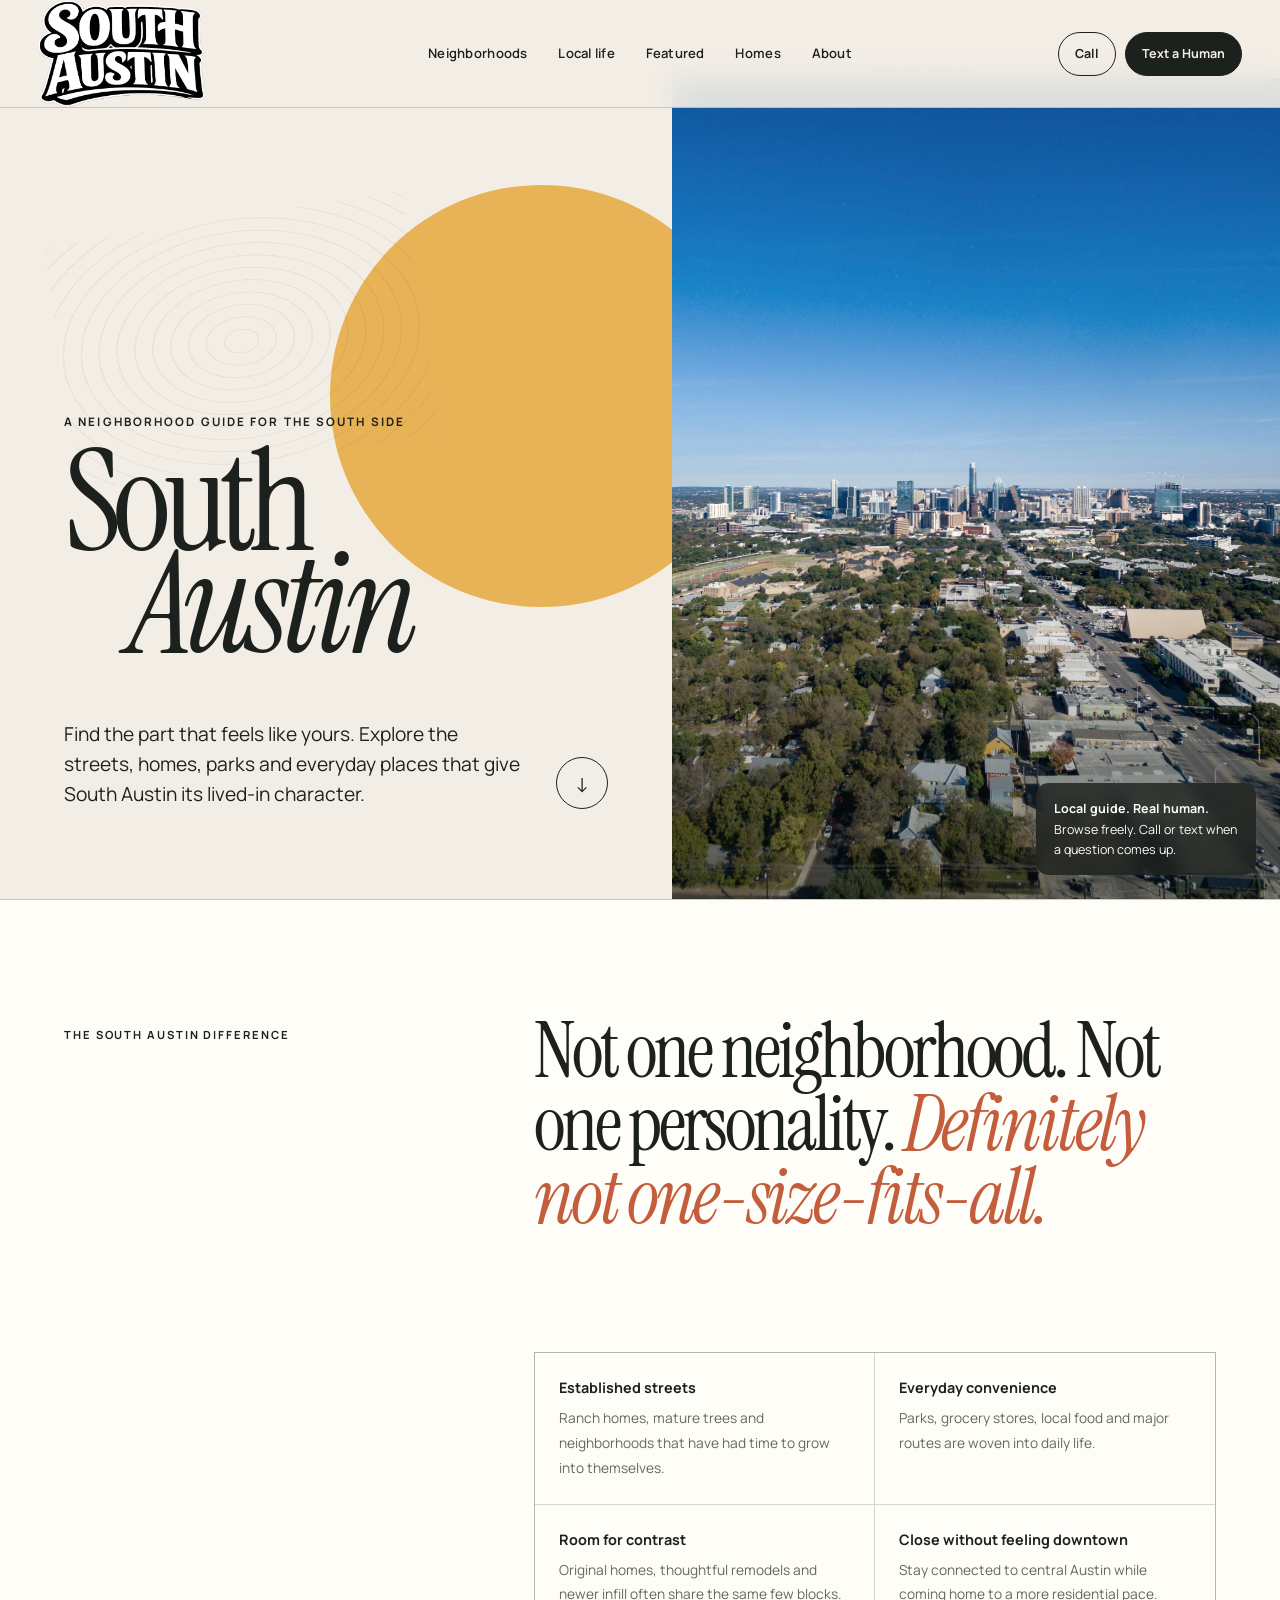
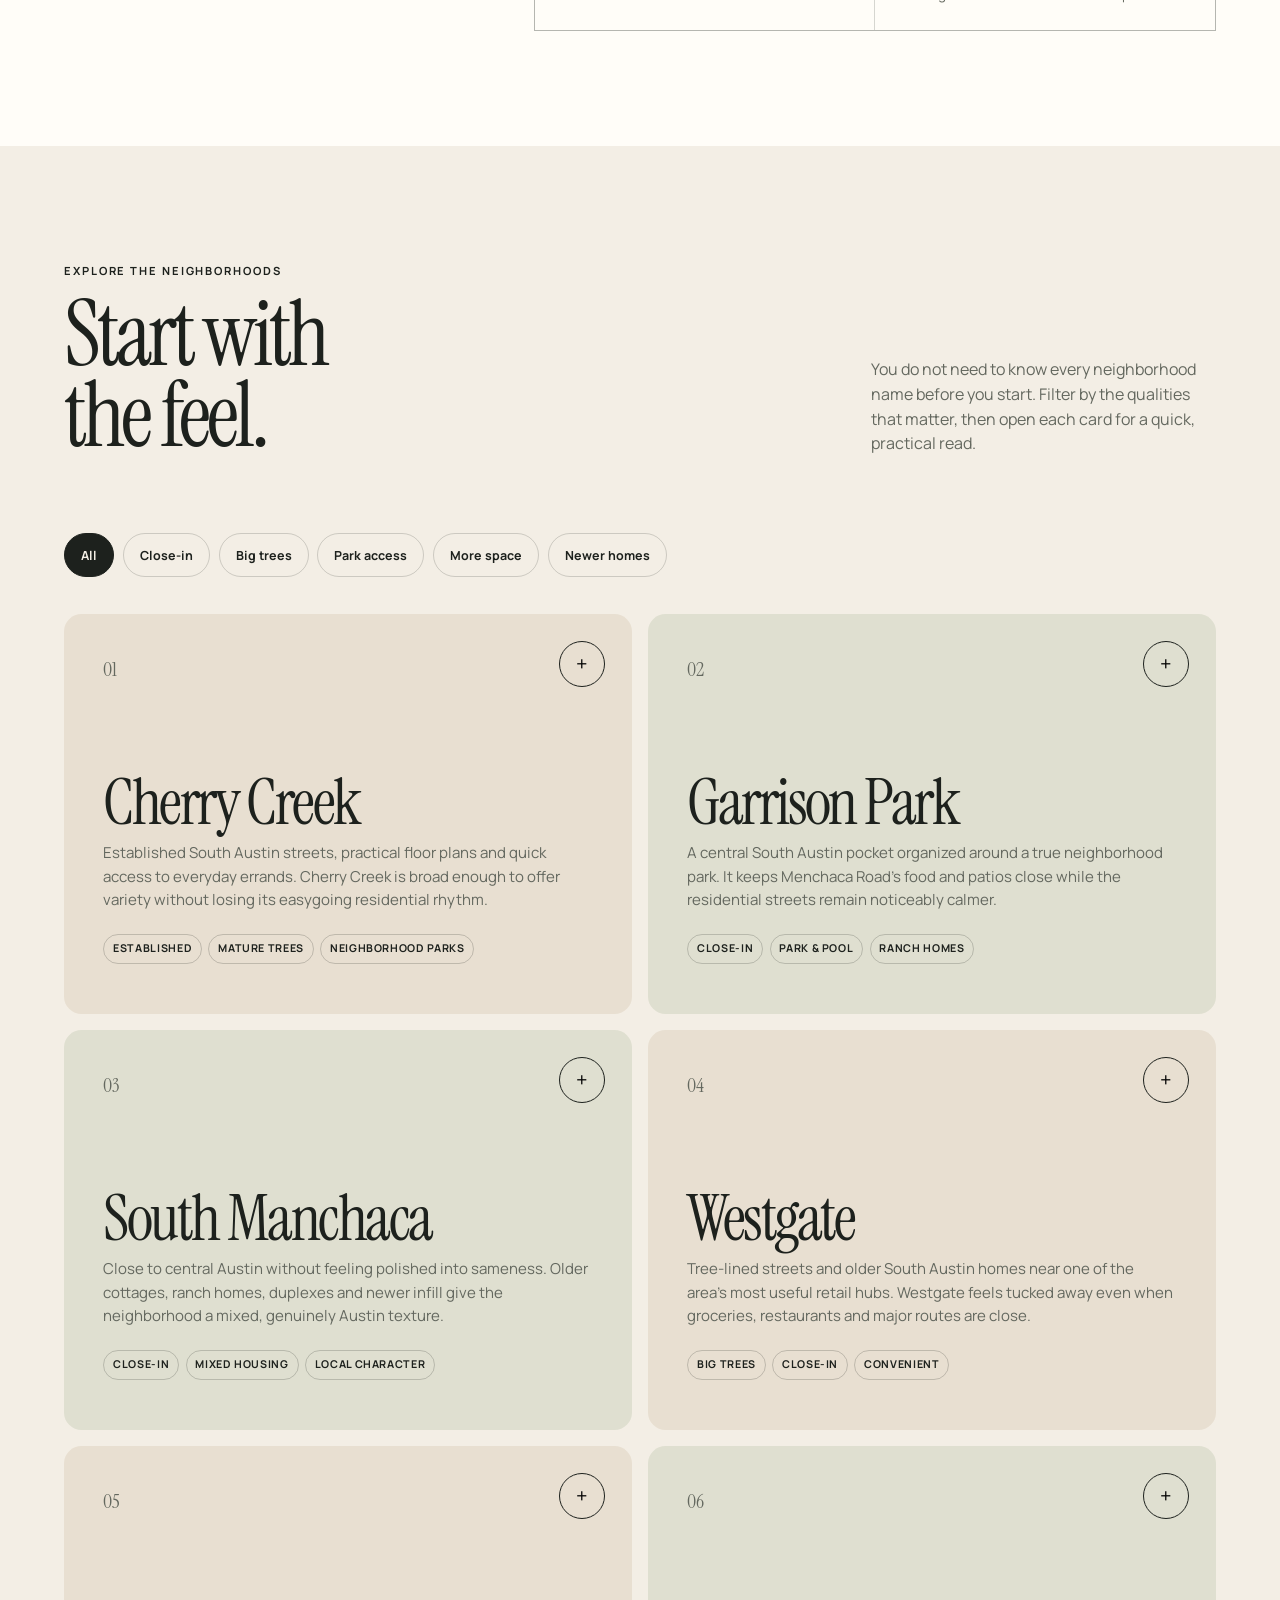
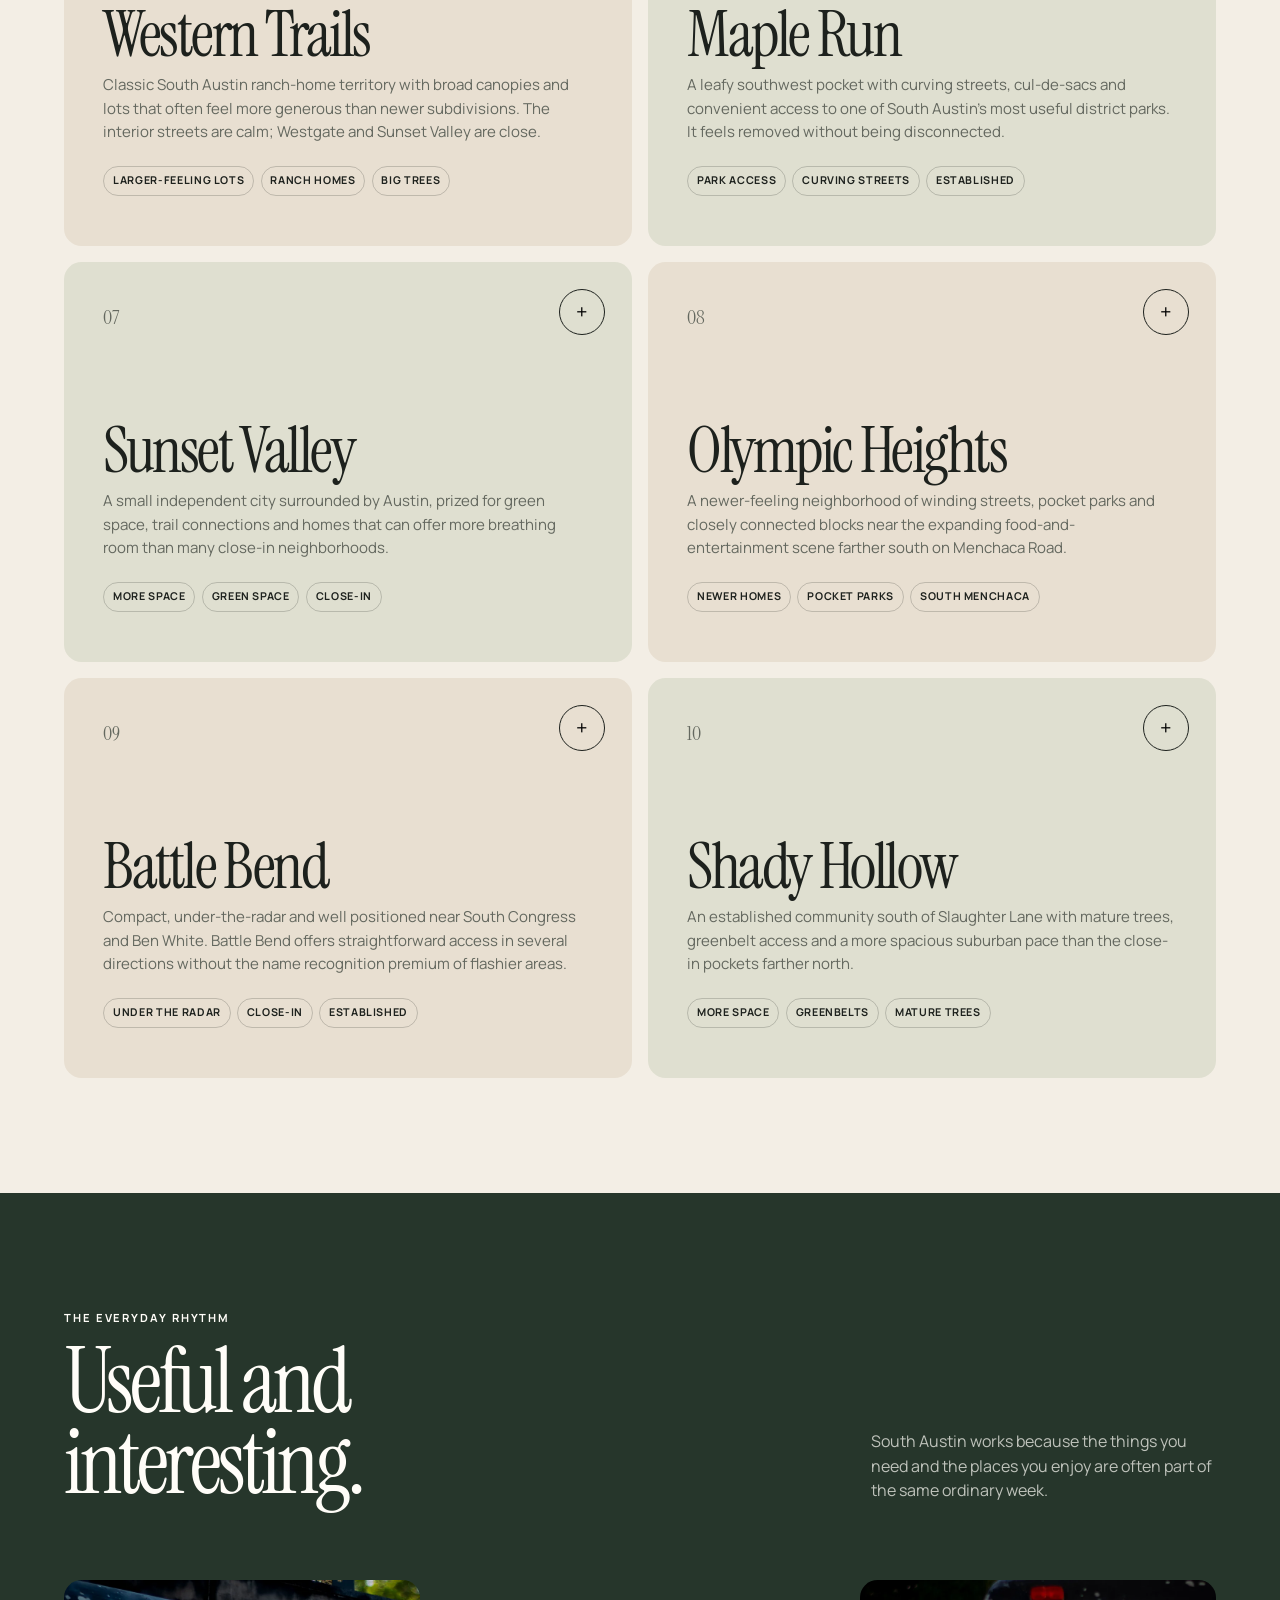
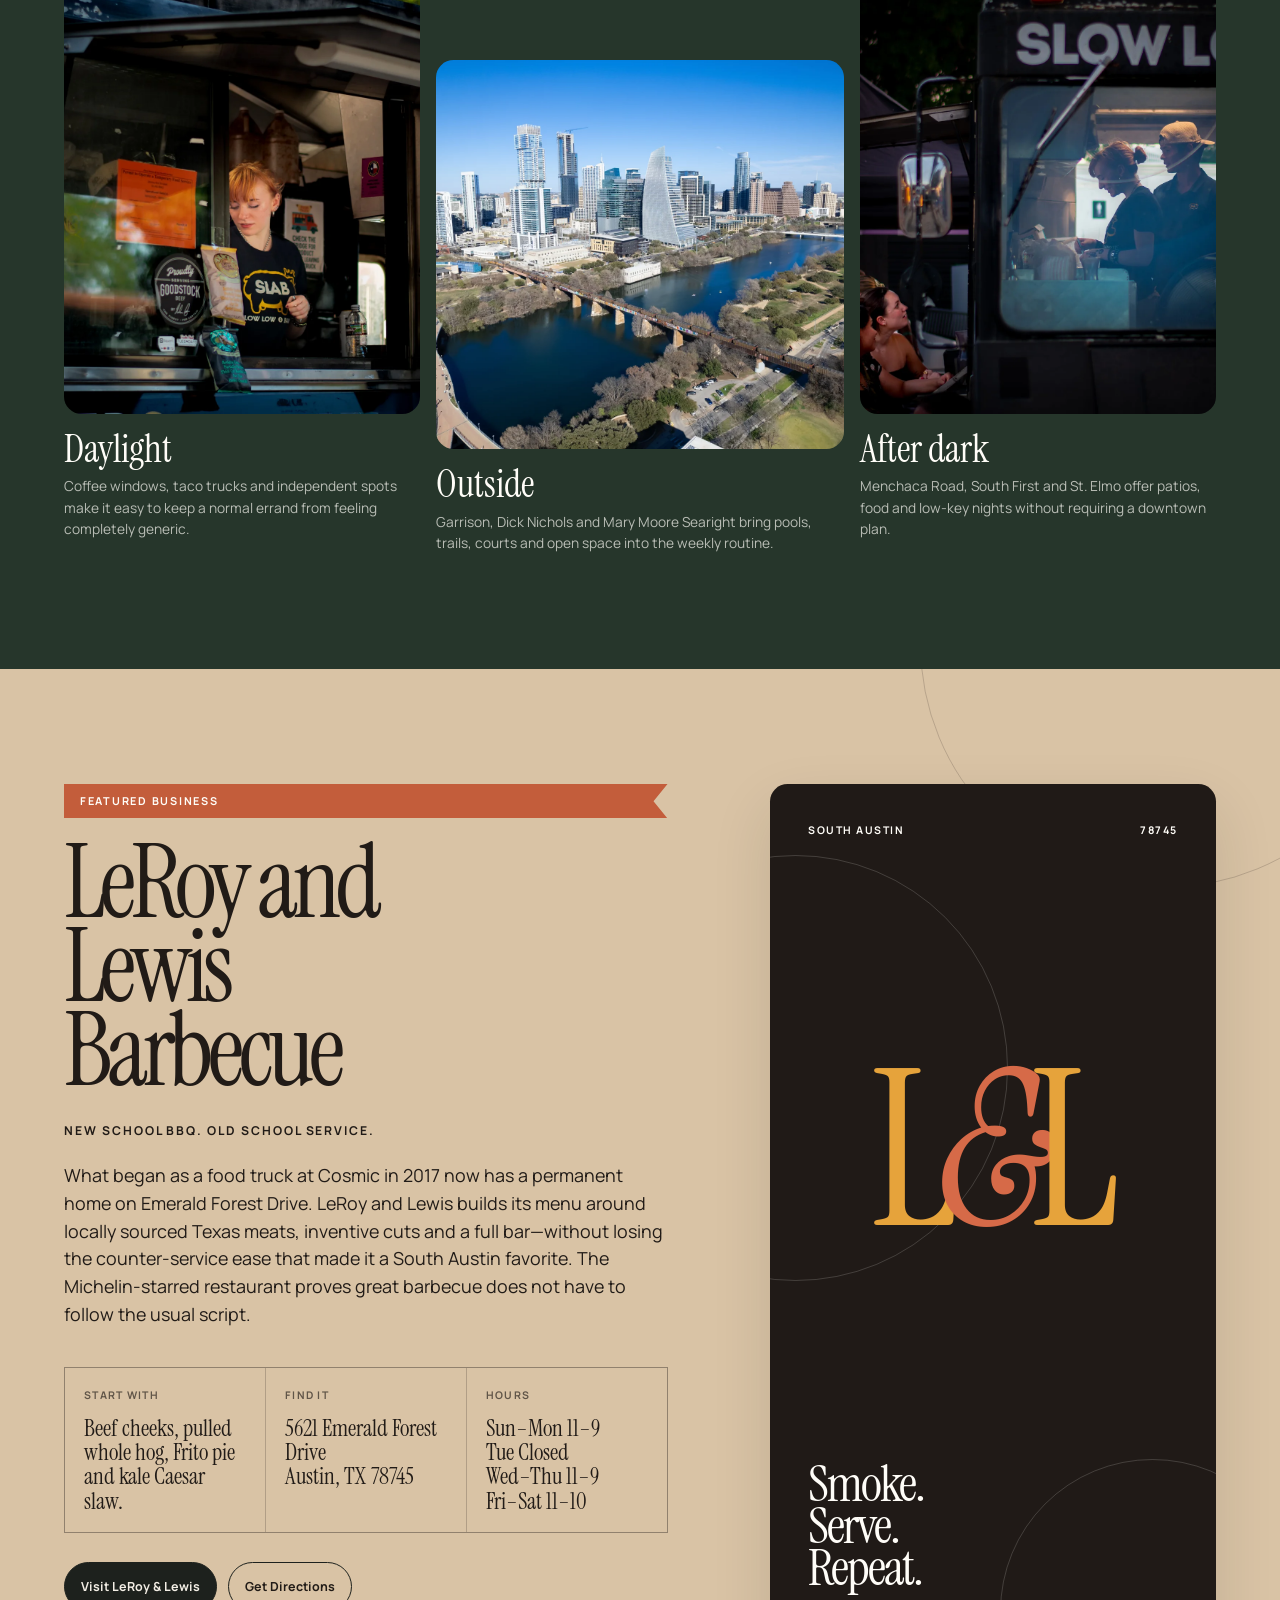
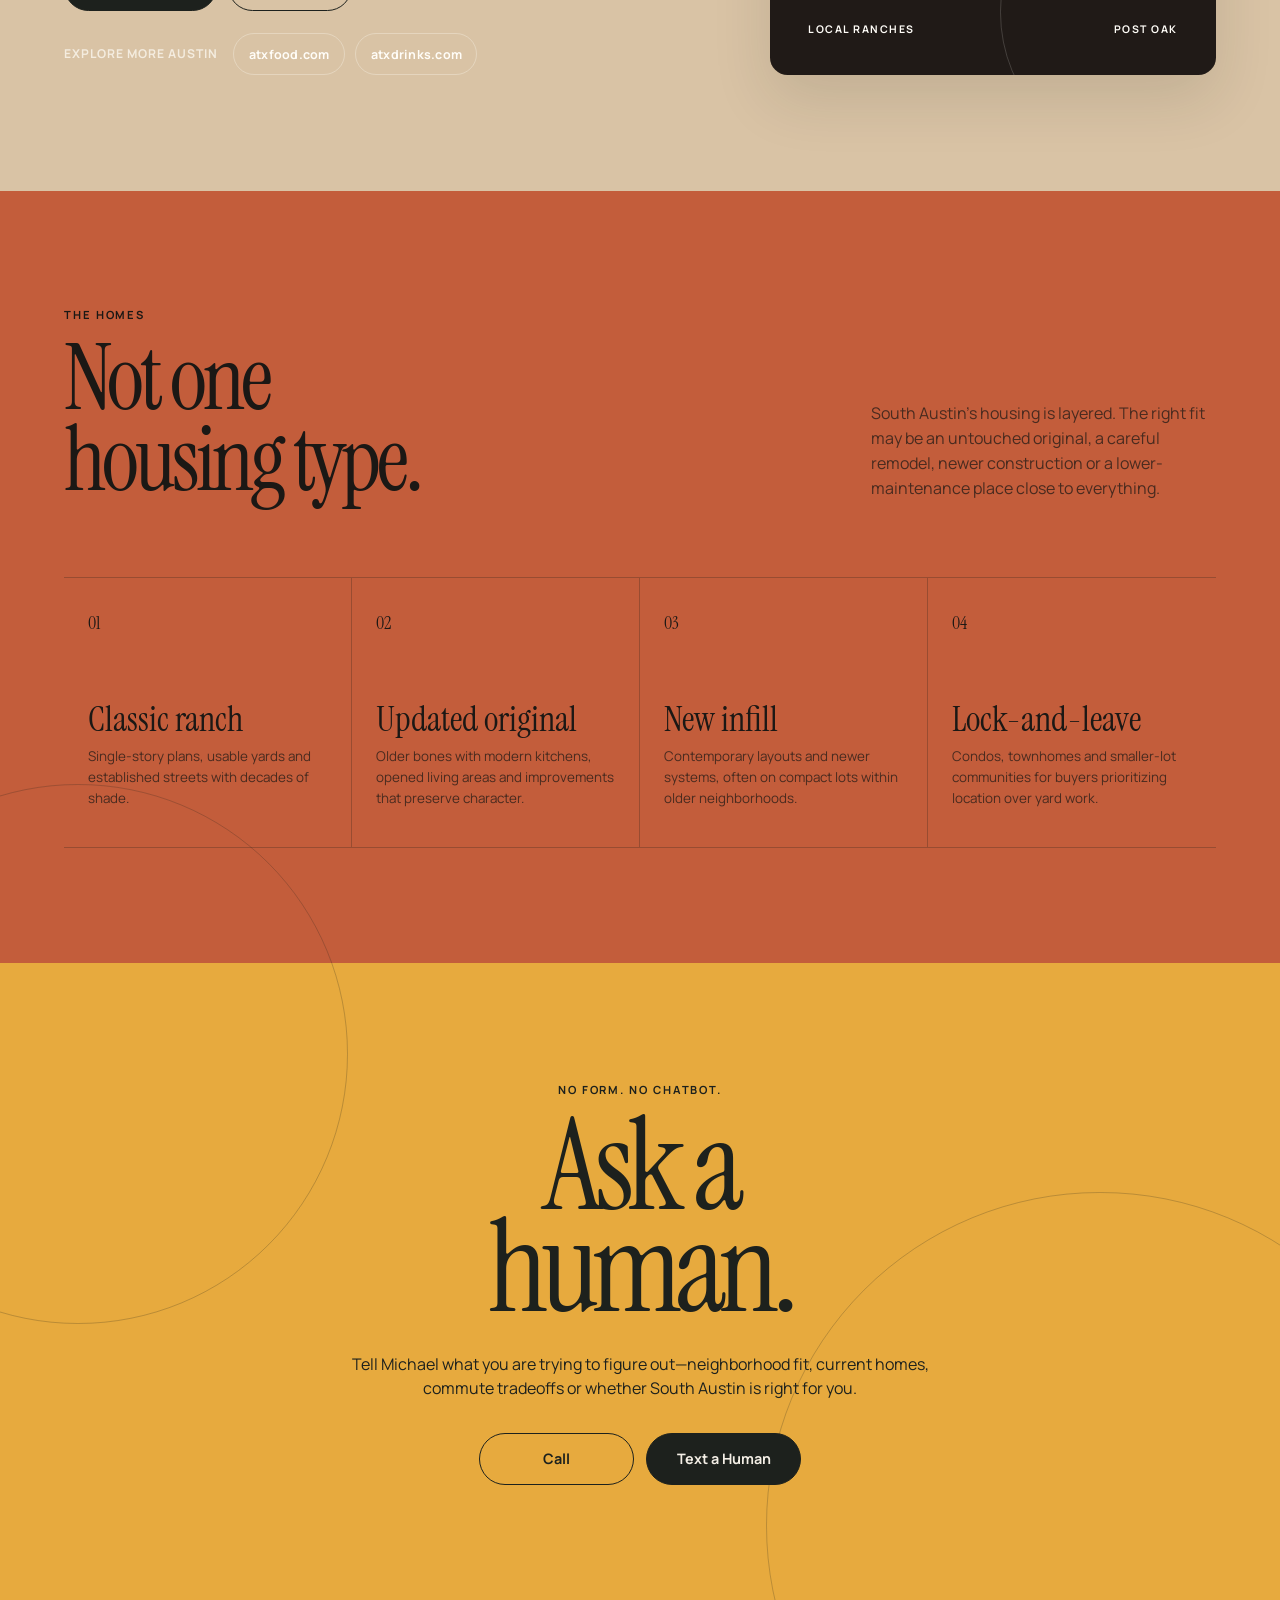
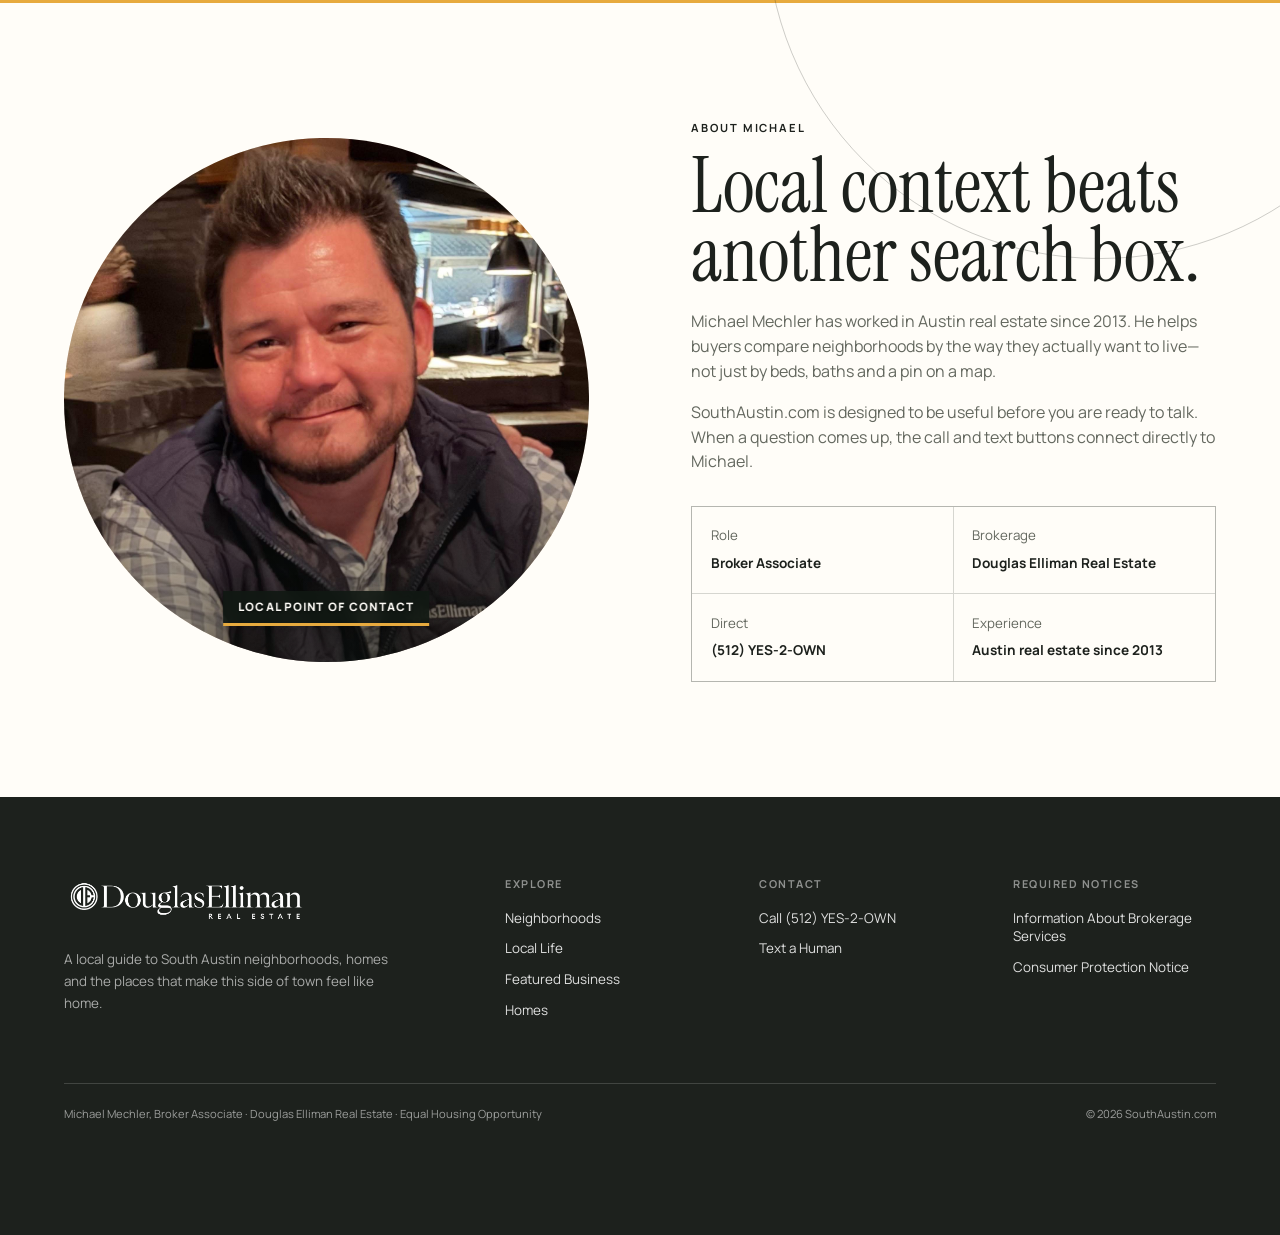
<file: index.html>
<!doctype html>
<html lang="en">
<head>
  <meta charset="utf-8">
  <meta name="viewport" content="width=device-width, initial-scale=1">
  <title>South Austin Neighborhood Guide | SouthAustin.com</title>
  <meta name="description" content="Explore South Austin neighborhoods, parks, homes and everyday local life. Call or text a real Austin real estate professional—no contact form required.">
  <meta name="theme-color" content="#f3eee5">
  <meta property="og:title" content="South Austin — Find the part that feels like yours">
  <meta property="og:description" content="A local guide to South Austin neighborhoods, homes, parks, patios and everyday places.">
  <meta property="og:type" content="website">
  <meta property="og:url" content="https://southaustin.com/">
  <link rel="preconnect" href="https://fonts.googleapis.com">
  <link rel="preconnect" href="https://fonts.gstatic.com" crossorigin>
  <link href="https://fonts.googleapis.com/css2?family=Instrument+Serif:ital@0;1&family=Manrope:wght@400;500;600;700&display=swap" rel="stylesheet">
  <style>
    :root {
      --paper: #f3eee5;
      --paper-2: #e8dfd1;
      --ink: #1d211d;
      --muted: #64685f;
      --sage: #566753;
      --sage-dark: #26362b;
      --clay: #c35d3b;
      --sun: #e7aa3e;
      --line: rgba(29, 33, 29, .18);
      --white: #fffdf8;
      --serif: "Instrument Serif", Georgia, serif;
      --sans: "Manrope", Arial, sans-serif;
      --radius: 1.1rem;
      --shadow: 0 24px 60px rgba(25, 30, 24, .12);
    }

    * { box-sizing: border-box; }
    html { scroll-behavior: smooth; }
    body {
      margin: 0;
      color: var(--ink);
      background: var(--paper);
      font-family: var(--sans);
      line-height: 1.55;
      -webkit-font-smoothing: antialiased;
      text-rendering: optimizeLegibility;
    }
    body.menu-open { overflow: hidden; }
    img { display: block; width: 100%; }
    a { color: inherit; }
    button, a { -webkit-tap-highlight-color: transparent; }
    button { font: inherit; }
    :focus-visible { outline: 3px solid var(--sun); outline-offset: 4px; }

    .skip-link {
      position: fixed;
      left: 1rem;
      top: -4rem;
      z-index: 1000;
      padding: .8rem 1rem;
      background: var(--ink);
      color: white;
      border-radius: .5rem;
      transition: top .2s ease;
    }
    .skip-link:focus { top: 1rem; }

    .site-header {
      position: fixed;
      inset: 0 0 auto 0;
      z-index: 100;
      display: grid;
      grid-template-columns: 1fr auto 1fr;
      align-items: center;
      min-height: 78px;
      padding: 0 clamp(1rem, 3vw, 3rem);
      background: rgba(243, 238, 229, .9);
      border-bottom: 1px solid var(--line);
      backdrop-filter: blur(15px);
    }
    .brand {
      display: inline-flex;
      align-items: center;
      width: max-content;
      text-decoration: none;
    }
    .brand-logo {
      display: block;
      width: clamp(145px, 13vw, 205px);
      height: auto;
      object-fit: contain;
    }
    .main-nav {
      display: flex;
      gap: clamp(1.1rem, 2.4vw, 2.4rem);
      justify-content: center;
    }
    .main-nav a {
      font-size: .82rem;
      font-weight: 600;
      text-decoration: none;
      letter-spacing: .02em;
      position: relative;
    }
    .main-nav a::after {
      content: "";
      position: absolute;
      left: 0;
      right: 100%;
      bottom: -.38rem;
      height: 1px;
      background: currentColor;
      transition: right .25s ease;
    }
    .main-nav a:hover::after { right: 0; }
    .header-actions {
      display: flex;
      justify-content: flex-end;
      gap: .55rem;
    }
    .action-link {
      display: inline-flex;
      align-items: center;
      justify-content: center;
      min-height: 44px;
      padding: .68rem 1rem;
      border: 1px solid var(--ink);
      border-radius: 999px;
      text-decoration: none;
      font-size: .78rem;
      font-weight: 700;
      white-space: nowrap;
      transition: transform .2s ease, background .2s ease, color .2s ease;
    }
    .action-link:hover { transform: translateY(-2px); }
    .action-link.primary { background: var(--ink); color: var(--paper); }
    .action-link.primary:hover { background: var(--sage-dark); }
    .menu-toggle {
      display: none;
      width: 46px;
      height: 46px;
      padding: 0;
      border: 1px solid var(--line);
      border-radius: 50%;
      background: transparent;
      cursor: pointer;
    }
    .menu-toggle span,
    .menu-toggle span::before,
    .menu-toggle span::after {
      content: "";
      display: block;
      width: 18px;
      height: 1.5px;
      background: var(--ink);
      margin: auto;
      transition: transform .25s ease, opacity .25s ease;
    }
    .menu-toggle span::before { transform: translateY(-6px); }
    .menu-toggle span::after { transform: translateY(4.5px); }
    .menu-toggle[aria-expanded="true"] span { background: transparent; }
    .menu-toggle[aria-expanded="true"] span::before { transform: translateY(0) rotate(45deg); }
    .menu-toggle[aria-expanded="true"] span::after { transform: translateY(-1.5px) rotate(-45deg); }

    main { overflow: clip; }
    .hero {
      min-height: 100vh;
      padding-top: 78px;
      display: grid;
      grid-template-columns: minmax(0, 1.05fr) minmax(360px, .95fr);
      border-bottom: 1px solid var(--line);
    }
    .hero-copy {
      position: relative;
      display: flex;
      flex-direction: column;
      justify-content: flex-end;
      padding: clamp(7rem, 13vh, 10rem) clamp(1.25rem, 5vw, 6.5rem) clamp(3rem, 7vw, 6rem);
      isolation: isolate;
    }
    .hero-copy::before {
      content: "";
      position: absolute;
      z-index: -1;
      width: clamp(240px, 33vw, 500px);
      aspect-ratio: 1;
      border-radius: 50%;
      background: var(--sun);
      opacity: .85;
      top: 13%;
      right: -12%;
    }
    .hero-copy::after {
      content: "";
      position: absolute;
      z-index: -1;
      inset: 17% auto auto 9%;
      width: 54%;
      height: 30%;
      background-image: repeating-radial-gradient(ellipse at 50% 50%, transparent 0 16px, rgba(29,33,29,.12) 17px 18px);
      opacity: .45;
      transform: rotate(-9deg);
    }
    .eyebrow {
      margin: 0 0 1.3rem;
      font-size: .73rem;
      font-weight: 700;
      letter-spacing: .18em;
      text-transform: uppercase;
    }
    .hero h1 {
      margin: 0;
      font-family: var(--serif);
      font-size: clamp(5.2rem, 11vw, 11rem);
      font-weight: 400;
      line-height: .73;
      letter-spacing: -.055em;
      max-width: 7ch;
    }
    .hero h1 em {
      display: block;
      font-weight: 400;
      margin-left: .46em;
    }
    .hero-intro {
      display: grid;
      grid-template-columns: 1fr auto;
      gap: 2rem;
      align-items: end;
      margin-top: clamp(3rem, 7vh, 5.5rem);
      max-width: 720px;
    }
    .hero-intro p {
      margin: 0;
      max-width: 520px;
      font-size: clamp(1rem, 1.5vw, 1.22rem);
    }
    .scroll-cue {
      width: 52px;
      aspect-ratio: 1;
      border: 1px solid var(--ink);
      border-radius: 50%;
      display: grid;
      place-items: center;
      text-decoration: none;
      font-size: 1.25rem;
      transition: transform .2s ease, background .2s ease;
    }
    .scroll-cue:hover { transform: translateY(4px); background: var(--white); }
    .hero-image {
      position: relative;
      min-height: 720px;
      overflow: hidden;
      background: var(--sage-dark);
    }
    .hero-image img {
      height: 100%;
      object-fit: cover;
      object-position: center 45%;
      filter: saturate(.78) contrast(1.02);
    }
    .hero-image::after {
      content: "";
      position: absolute;
      inset: 0;
      background: linear-gradient(to top, rgba(16, 25, 18, .45), transparent 45%);
      pointer-events: none;
    }
    .photo-note {
      position: absolute;
      z-index: 2;
      right: 1.5rem;
      bottom: 1.5rem;
      max-width: 220px;
      padding: 1rem 1.15rem;
      color: var(--white);
      background: rgba(29, 33, 29, .8);
      backdrop-filter: blur(8px);
      border-radius: .8rem;
      font-size: .78rem;
    }
    .photo-note strong { display: block; margin-bottom: .15rem; }

    .section {
      padding: clamp(5rem, 9vw, 10rem) clamp(1.2rem, 5vw, 6.5rem);
    }
    .section-head {
      display: grid;
      grid-template-columns: minmax(0, 1.35fr) minmax(260px, .65fr);
      gap: clamp(2rem, 7vw, 8rem);
      align-items: end;
      margin-bottom: clamp(3rem, 6vw, 5.5rem);
    }
    .section-kicker {
      display: block;
      margin-bottom: 1rem;
      font-size: .7rem;
      font-weight: 700;
      letter-spacing: .17em;
      text-transform: uppercase;
    }
    .section-title {
      margin: 0;
      font-family: var(--serif);
      font-size: clamp(3.5rem, 7vw, 7.3rem);
      font-weight: 400;
      line-height: .9;
      letter-spacing: -.045em;
    }
    .section-copy { margin: 0; max-width: 540px; font-size: 1rem; color: var(--muted); }

    .intro-statement {
      display: grid;
      grid-template-columns: minmax(0, .7fr) minmax(0, 1.3fr);
      gap: clamp(2rem, 8vw, 10rem);
      align-items: start;
      background: var(--white);
    }
    .intro-statement .section-kicker { position: sticky; top: 110px; }
    .intro-statement blockquote {
      margin: 0;
      font-family: var(--serif);
      font-size: clamp(3rem, 6vw, 6.7rem);
      line-height: .95;
      letter-spacing: -.04em;
    }
    .intro-statement blockquote em { color: var(--clay); }
    .intro-detail {
      grid-column: 2;
      display: grid;
      grid-template-columns: repeat(2, minmax(0, 1fr));
      gap: 1px;
      background: var(--line);
      border: 1px solid var(--line);
      margin-top: 1rem;
    }
    .intro-detail div { background: var(--white); padding: 1.5rem; }
    .intro-detail strong { display: block; margin-bottom: .35rem; font-size: .9rem; }
    .intro-detail span { color: var(--muted); font-size: .86rem; }

    .filters {
      display: flex;
      flex-wrap: wrap;
      gap: .55rem;
      margin: 0 0 2.3rem;
    }
    .filter-button {
      border: 1px solid var(--line);
      background: transparent;
      border-radius: 999px;
      padding: .72rem 1rem;
      color: var(--ink);
      font-size: .78rem;
      font-weight: 700;
      cursor: pointer;
      transition: background .2s ease, color .2s ease, border-color .2s ease;
    }
    .filter-button:hover,
    .filter-button.is-active { background: var(--ink); color: var(--paper); border-color: var(--ink); }

    .neighborhood-grid {
      display: grid;
      grid-template-columns: repeat(2, minmax(0, 1fr));
      gap: 1rem;
    }
    .neighborhood-card {
      position: relative;
      min-height: 400px;
      padding: clamp(1.6rem, 3vw, 2.8rem);
      background: var(--paper-2);
      border: 1px solid transparent;
      border-radius: var(--radius);
      transition: transform .25s ease, box-shadow .25s ease, opacity .25s ease;
      overflow: hidden;
    }
    .neighborhood-card:nth-child(4n + 2),
    .neighborhood-card:nth-child(4n + 3) { background: #dfdfd0; }
    .neighborhood-card:hover { transform: translateY(-4px); box-shadow: var(--shadow); }
    .neighborhood-card[hidden] { display: none; }
    .card-number {
      font-family: var(--serif);
      font-size: 1.25rem;
      color: var(--muted);
    }
    .card-title {
      margin: clamp(3.5rem, 7vw, 6.5rem) 0 .6rem;
      font-family: var(--serif);
      font-size: clamp(2.8rem, 5vw, 5.2rem);
      font-weight: 400;
      line-height: .9;
      letter-spacing: -.04em;
    }
    .card-deck { margin: 0; max-width: 560px; color: var(--muted); font-size: .94rem; }
    .card-tags {
      display: flex;
      flex-wrap: wrap;
      gap: .4rem;
      margin-top: 1.4rem;
    }
    .card-tag {
      display: inline-block;
      padding: .35rem .55rem;
      border: 1px solid rgba(29,33,29,.2);
      border-radius: 999px;
      font-size: .67rem;
      font-weight: 700;
      text-transform: uppercase;
      letter-spacing: .06em;
    }
    .card-toggle {
      position: absolute;
      top: 1.6rem;
      right: 1.6rem;
      width: 46px;
      height: 46px;
      border: 1px solid var(--ink);
      border-radius: 50%;
      background: transparent;
      cursor: pointer;
      font-size: 1.25rem;
      transition: transform .25s ease, background .2s ease, color .2s ease;
    }
    .card-toggle:hover { background: var(--ink); color: var(--paper); }
    .neighborhood-card.is-open .card-toggle { transform: rotate(45deg); }
    .card-details {
      display: grid;
      grid-template-rows: 0fr;
      transition: grid-template-rows .35s ease;
    }
    .neighborhood-card.is-open .card-details { grid-template-rows: 1fr; }
    .card-details-inner { overflow: hidden; }
    .detail-grid {
      display: grid;
      grid-template-columns: repeat(3, 1fr);
      gap: 1rem;
      border-top: 1px solid var(--line);
      margin-top: 1.7rem;
      padding-top: 1.4rem;
    }
    .detail-grid h4 { margin: 0 0 .4rem; font-size: .72rem; letter-spacing: .1em; text-transform: uppercase; }
    .detail-grid p { margin: 0; color: var(--muted); font-size: .82rem; }

    .life-section {
      background: var(--sage-dark);
      color: var(--white);
    }
    .life-section .section-copy { color: rgba(255,253,248,.7); }
    .life-grid {
      display: grid;
      grid-template-columns: 1fr 1.15fr 1fr;
      gap: 1rem;
      align-items: start;
    }
    .life-card { margin: 0; }
    .life-card:nth-child(2) { margin-top: 5rem; }
    .life-image {
      overflow: hidden;
      border-radius: var(--radius);
      aspect-ratio: .82;
      background: #111;
    }
    .life-card:nth-child(2) .life-image { aspect-ratio: 1.05; }
    .life-image img { height: 100%; object-fit: cover; transition: transform .8s cubic-bezier(.2,.8,.2,1); }
    .life-card:hover img { transform: scale(1.035); }
    .life-card figcaption { padding-top: 1rem; }
    .life-card h3 {
      margin: 0 0 .45rem;
      font-family: var(--serif);
      font-size: clamp(2rem, 3vw, 3.3rem);
      font-weight: 400;
      line-height: 1;
    }
    .life-card p { margin: 0; color: rgba(255,253,248,.68); font-size: .86rem; }


    .business-spotlight {
      position: relative;
      overflow: hidden;
      background: #d9c3a5;
      color: #211b17;
    }
    .business-spotlight::before {
      content: "";
      position: absolute;
      width: clamp(260px, 38vw, 560px);
      aspect-ratio: 1;
      right: -10%;
      top: -24%;
      border: 1px solid rgba(33,27,23,.18);
      border-radius: 50%;
      pointer-events: none;
    }
    .spotlight-layout {
      position: relative;
      display: grid;
      grid-template-columns: minmax(0, 1.15fr) minmax(320px, .85fr);
      gap: clamp(3rem, 8vw, 9rem);
      align-items: stretch;
    }
    .spotlight-copy {
      display: flex;
      flex-direction: column;
      justify-content: center;
    }
    .featured-ribbon {
      position: relative;
      display: inline-flex;
      align-items: center;
      min-height: 34px;
      margin-bottom: 1.4rem;
      padding: .55rem 2.2rem .55rem 1rem;
      background: var(--clay);
      color: var(--white);
      clip-path: polygon(0 0, 100% 0, calc(100% - 14px) 50%, 100% 100%, 0 100%);
      font-size: .68rem;
      font-weight: 700;
      letter-spacing: .16em;
      text-transform: uppercase;
    }
    .spotlight-title {
      margin: 0;
      max-width: 8ch;
      font-family: var(--serif);
      font-size: clamp(4.2rem, 8vw, 8.5rem);
      font-weight: 400;
      line-height: .82;
      letter-spacing: -.055em;
    }
    .spotlight-tagline {
      margin: 1.8rem 0 0;
      font-size: .76rem;
      font-weight: 700;
      letter-spacing: .16em;
      text-transform: uppercase;
    }
    .spotlight-description {
      max-width: 690px;
      margin: 1.35rem 0 0;
      font-size: clamp(1rem, 1.4vw, 1.15rem);
    }
    .spotlight-facts {
      display: grid;
      grid-template-columns: repeat(3, minmax(0, 1fr));
      gap: 1px;
      margin-top: 2.4rem;
      border: 1px solid rgba(33,27,23,.22);
      background: rgba(33,27,23,.22);
    }
    .spotlight-fact {
      min-height: 150px;
      padding: 1.2rem;
      background: #d9c3a5;
    }
    .spotlight-fact small {
      display: block;
      margin-bottom: .75rem;
      font-size: .66rem;
      font-weight: 700;
      letter-spacing: .12em;
      text-transform: uppercase;
      opacity: .65;
    }
    .spotlight-fact strong {
      display: block;
      font-family: var(--serif);
      font-size: 1.45rem;
      font-weight: 400;
      line-height: 1.05;
    }
    .spotlight-actions {
      display: flex;
      flex-wrap: wrap;
      gap: .7rem;
      margin-top: 1.8rem;
    }
    .spotlight-actions .action-link { min-height: 49px; }
    .local-guide-links {
      display: flex;
      flex-wrap: wrap;
      align-items: center;
      gap: .65rem 1rem;
      margin: 1.4rem 0 0;
      color: rgba(255,253,248,.7);
      font-size: .76rem;
    }
    .local-guide-links > span {
      font-weight: 700;
      letter-spacing: .08em;
      text-transform: uppercase;
    }
    .local-guide-text-links {
      display: flex;
      flex-wrap: wrap;
      align-items: center;
      gap: .65rem;
    }
    .local-guide-text-links a {
      display: inline-flex;
      align-items: center;
      min-height: 42px;
      padding: .65rem .9rem;
      border: 1px solid rgba(255,253,248,.3);
      border-radius: 999px;
      color: var(--white);
      text-decoration: none;
      font-size: .78rem;
      font-weight: 700;
      letter-spacing: .02em;
      transition: background .2s ease, border-color .2s ease, transform .2s ease;
    }
    .local-guide-text-links a:hover {
      background: rgba(255,253,248,.1);
      border-color: rgba(255,253,248,.65);
      transform: translateY(-2px);
    }
    .spotlight-poster {
      position: relative;
      isolation: isolate;
      min-height: 610px;
      padding: clamp(1.7rem, 3vw, 3rem);
      display: flex;
      flex-direction: column;
      justify-content: space-between;
      overflow: hidden;
      border-radius: var(--radius);
      background: #201a17;
      color: var(--white);
      box-shadow: var(--shadow);
    }
    .spotlight-poster::before,
    .spotlight-poster::after {
      content: "";
      position: absolute;
      z-index: -1;
      border: 1px solid rgba(255,253,248,.16);
      border-radius: 50%;
    }
    .spotlight-poster::before {
      width: 95%;
      aspect-ratio: 1;
      left: -42%;
      top: 8%;
    }
    .spotlight-poster::after {
      width: 68%;
      aspect-ratio: 1;
      right: -20%;
      bottom: -10%;
    }
    .poster-topline,
    .poster-bottomline {
      display: flex;
      justify-content: space-between;
      gap: 1rem;
      font-size: .66rem;
      font-weight: 700;
      letter-spacing: .14em;
      text-transform: uppercase;
    }
    .poster-mark {
      margin: auto 0;
      font-family: var(--serif);
      font-size: clamp(9rem, 17vw, 17rem);
      font-weight: 400;
      line-height: .58;
      letter-spacing: -.1em;
      text-align: center;
      color: #e6a33b;
      transform: translateX(-.04em);
    }
    .poster-mark span { color: #d66a48; font-style: italic; }
    .poster-saying {
      margin: 0;
      font-family: var(--serif);
      font-size: clamp(2.5rem, 4vw, 4.8rem);
      line-height: .82;
      letter-spacing: -.04em;
    }
    .poster-bottomline {
      margin-top: 2rem;
    }

    .homes-section { background: var(--clay); color: #1b1815; }
    .homes-section .section-copy { color: rgba(27,24,21,.72); }
    .home-types {
      display: grid;
      grid-template-columns: repeat(4, minmax(0, 1fr));
      border-top: 1px solid rgba(27,24,21,.25);
      border-bottom: 1px solid rgba(27,24,21,.25);
    }
    .home-type {
      padding: 2rem 1.5rem 2.4rem;
      border-right: 1px solid rgba(27,24,21,.25);
    }
    .home-type:last-child { border-right: 0; }
    .home-type span { font-family: var(--serif); font-size: 1.1rem; }
    .home-type h3 { margin: 4rem 0 .6rem; font-family: var(--serif); font-size: 2.2rem; font-weight: 400; line-height: 1; }
    .home-type p { margin: 0; font-size: .84rem; color: rgba(27,24,21,.72); }

    .contact-panel {
      position: relative;
      background: var(--sun);
      min-height: 640px;
      display: grid;
      place-items: center;
      text-align: center;
      isolation: isolate;
    }
    .contact-panel::before,
    .contact-panel::after {
      content: "";
      position: absolute;
      z-index: -1;
      width: 42vw;
      aspect-ratio: 1;
      border: 1px solid rgba(29,33,29,.22);
      border-radius: 50%;
    }
    .contact-panel::before { left: -15vw; top: -14vw; }
    .contact-panel::after { right: -12vw; bottom: -20vw; width: 52vw; }
    .contact-content { max-width: 900px; padding: 5rem 1.2rem; }
    .contact-content h2 {
      margin: 0;
      font-family: var(--serif);
      font-size: clamp(4.6rem, 10vw, 10rem);
      font-weight: 400;
      line-height: .8;
      letter-spacing: -.055em;
    }
    .contact-content p { max-width: 620px; margin: 2rem auto 0; }
    .contact-actions {
      display: flex;
      justify-content: center;
      flex-wrap: wrap;
      gap: .8rem;
      margin-top: 2rem;
    }
    .contact-actions .action-link { min-width: 155px; min-height: 52px; font-size: .9rem; }

    .about-section {
      display: grid;
      grid-template-columns: 1fr 1fr;
      gap: clamp(3rem, 8vw, 9rem);
      align-items: center;
      background: var(--white);
    }
    .about-name {
      position: relative;
      aspect-ratio: 1;
      overflow: hidden;
      background: var(--paper-2);
      border-radius: 50%;
    }
    .about-name::before { content: none; }
    .about-portrait {
      width: 100%;
      height: 100%;
      object-fit: cover;
      object-position: center top;
    }
    .about-name::after {
      content: "";
      position: absolute;
      inset: 0;
      background: linear-gradient(to top, rgba(17,24,19,.55), transparent 48%);
      pointer-events: none;
    }
    .about-name-label {
      position: absolute;
      z-index: 3;
      left: 50%;
      bottom: 7%;
      transform: translateX(-50%);
      width: max-content;
      max-width: 82%;
      padding: .62rem .9rem;
      color: var(--white);
      background: rgba(17, 24, 19, .88);
      border-bottom: 3px solid var(--sun);
      box-shadow: 0 8px 24px rgba(0, 0, 0, .22);
      backdrop-filter: blur(8px);
      -webkit-backdrop-filter: blur(8px);
      font-size: clamp(.62rem, .9vw, .74rem);
      font-weight: 800;
      line-height: 1;
      letter-spacing: .11em;
      text-align: center;
      text-transform: uppercase;
      white-space: nowrap;
      text-shadow: 0 1px 2px rgba(0, 0, 0, .45);
    }
    .about-copy h2 { margin: 0 0 1.2rem; font-family: var(--serif); font-size: clamp(3.2rem, 6vw, 6rem); font-weight: 400; line-height: .9; }
    .about-copy p { max-width: 590px; color: var(--muted); }
    .about-meta {
      display: grid;
      grid-template-columns: repeat(2, minmax(0, 1fr));
      gap: 1px;
      background: var(--line);
      border: 1px solid var(--line);
      margin-top: 2rem;
    }
    .about-meta div { padding: 1.15rem; background: var(--white); }
    .about-meta small { display: block; color: var(--muted); margin-bottom: .25rem; }
    .about-meta strong { font-size: .85rem; }

    .site-footer {
      padding: clamp(3.5rem, 6vw, 6rem) clamp(1.2rem, 5vw, 6.5rem) 7rem;
      background: var(--ink);
      color: var(--paper);
    }
    .footer-main {
      display: grid;
      grid-template-columns: minmax(230px, 1.25fr) repeat(3, minmax(150px, .65fr));
      gap: clamp(2rem, 4vw, 5rem);
      align-items: start;
      padding-bottom: clamp(2.5rem, 5vw, 4rem);
    }
    .footer-brand {
      display: grid;
      gap: 1.25rem;
      align-content: start;
    }
    .footer-logo-link {
      display: inline-flex;
      width: min(245px, 100%);
    }
    .footer-logo {
      width: 100%;
      height: auto;
      object-fit: contain;
    }
    .footer-brand-copy {
      max-width: 330px;
      margin: 0;
      color: rgba(255,255,255,.62);
      font-size: .84rem;
      line-height: 1.65;
    }
    .footer-group h3 {
      margin: .15rem 0 1rem;
      color: rgba(255,255,255,.5);
      font-size: .68rem;
      font-weight: 700;
      letter-spacing: .14em;
      text-transform: uppercase;
    }
    .footer-group nav {
      display: grid;
      gap: .78rem;
    }
    .footer-group a {
      width: fit-content;
      color: rgba(255,255,255,.86);
      text-decoration: none;
      font-size: .84rem;
      line-height: 1.35;
    }
    .footer-group a:hover {
      color: white;
      text-decoration: underline;
      text-underline-offset: .25em;
    }
    .footer-bottom {
      display: flex;
      flex-wrap: wrap;
      justify-content: space-between;
      gap: .8rem 2rem;
      padding-top: 1.35rem;
      border-top: 1px solid rgba(255,255,255,.16);
      color: rgba(255,255,255,.56);
      font-size: .7rem;
      line-height: 1.6;
    }
    .footer-bottom p { margin: 0; }
    .footer-credentials { display: flex; flex-wrap: wrap; gap: 0; }
    .footer-credentials span:not(:last-child)::after { content: " · "; white-space: pre; }

    .mobile-actions { display: none; }

    @media (max-width: 1050px) {
      .site-header { grid-template-columns: 1fr auto; }
      .main-nav { display: none; }
      .header-actions { margin-left: auto; }
      .hero { grid-template-columns: 1fr 42%; }
      .hero h1 { font-size: clamp(5.5rem, 13vw, 9rem); }
      .life-grid { grid-template-columns: 1fr 1fr; }
      .life-card:nth-child(2) { margin-top: 0; }
      .life-card:last-child { grid-column: 1 / -1; width: 60%; justify-self: center; }
      .spotlight-layout { grid-template-columns: 1fr 40%; gap: 3rem; }
      .spotlight-facts { grid-template-columns: 1fr; }
      .spotlight-fact { min-height: auto; }
      .spotlight-poster { min-height: 540px; }
      .home-types { grid-template-columns: repeat(2, 1fr); }
      .home-type:nth-child(2) { border-right: 0; }
      .home-type:nth-child(-n+2) { border-bottom: 1px solid rgba(27,24,21,.25); }
    }

    @media (max-width: 980px) {
      .footer-main {
        grid-template-columns: repeat(2, minmax(0, 1fr));
      }
      .footer-brand { grid-column: 1 / -1; }
    }

    @media (max-width: 760px) {
      body { padding-bottom: 70px; }
      .site-header {
        min-height: 60px;
        height: 60px;
        padding: 0 14px;
      }
      .brand {
        display: flex;
        align-items: center;
        width: auto;
        height: 100%;
        overflow: visible;
      }
      .brand-logo {
        display: block;
        width: auto;
        height: 43px;
        max-width: 170px;
        object-fit: contain;
        transform: none;
        margin: 0;
      }
      .header-actions { display: none; }
      .menu-toggle {
        display: block;
        width: 44px;
        height: 44px;
      }
      .main-nav {
        display: flex;
        position: fixed;
        z-index: 110;
        inset: 60px 0 0;
        height: calc(100dvh - 60px);
        flex-direction: column;
        justify-content: flex-start;
        align-items: stretch;
        gap: 0;
        padding: 1rem 1.2rem 2rem;
        overflow-y: auto;
        overscroll-behavior: contain;
        background: var(--paper);
        box-shadow: 0 18px 45px rgba(29,33,29,.18);
        transform: translateX(100%);
        visibility: hidden;
        pointer-events: none;
        transition: transform .3s ease, visibility 0s linear .3s;
      }
      .main-nav.is-open {
        transform: translateX(0);
        visibility: visible;
        pointer-events: auto;
        transition: transform .3s ease;
      }
      .main-nav a {
        padding: .95rem 0;
        border-bottom: 1px solid var(--line);
        font-family: var(--serif);
        font-size: clamp(1.9rem, 9vw, 2.35rem);
        line-height: 1;
        font-weight: 400;
      }
      .main-nav a::after { display: none; }
      .hero { display: flex; flex-direction: column; padding-top: 60px; }
      .hero-copy { min-height: 72vh; padding: 7rem 1.2rem 3rem; }
      .hero-copy::before { width: 270px; right: -90px; top: 15%; }
      .hero h1 { font-size: clamp(5.4rem, 24vw, 8rem); }
      .hero-intro { grid-template-columns: 1fr; gap: 1.5rem; }
      .scroll-cue { display: none; }
      .hero-image { min-height: 65vh; }
      .section { padding: 5.5rem 1.2rem; }
      .section-head,
      .intro-statement { grid-template-columns: 1fr; gap: 2rem; }
      .intro-statement .section-kicker { position: static; }
      .intro-detail { grid-column: 1; grid-template-columns: 1fr; }
      .neighborhood-grid { grid-template-columns: 1fr; }
      .neighborhood-card { min-height: 360px; }
      .card-title { margin-top: 4rem; }
      .detail-grid { grid-template-columns: 1fr; }
      .life-grid { grid-template-columns: 1fr; }
      .life-card:last-child { grid-column: auto; width: 100%; }
      .spotlight-layout { grid-template-columns: 1fr; }
      .spotlight-title { max-width: none; }
      .spotlight-poster { min-height: 440px; }
      .spotlight-facts { grid-template-columns: 1fr; }
      .life-image,
      .life-card:nth-child(2) .life-image { aspect-ratio: 1; }
      .home-types { grid-template-columns: 1fr; }
      .home-type { border-right: 0; border-bottom: 1px solid rgba(27,24,21,.25); }
      .home-type:last-child { border-bottom: 0; }
      .contact-panel { min-height: 550px; }
      .about-section { grid-template-columns: 1fr; }
      .footer-main { grid-template-columns: 1fr; gap: 2.2rem; }
      .footer-brand { grid-column: auto; }
      .footer-bottom { flex-direction: column; align-items: flex-start; }
      .footer-credentials { display: grid; gap: .18rem; }
      .footer-credentials span::after { content: none !important; }
      .local-guide-links { align-items: flex-start; }
      .about-name-label {
        left: 50%;
        bottom: 6%;
        max-width: 88%;
        font-size: .62rem;
        letter-spacing: .09em;
      }
      .mobile-actions {
        position: fixed;
        z-index: 120;
        left: 0;
        right: 0;
        bottom: 0;
        display: grid;
        grid-template-columns: .8fr 1.2fr;
        gap: 1px;
        background: rgba(29,33,29,.28);
        padding: .5rem;
        backdrop-filter: blur(14px);
      }
      .mobile-actions .action-link { border-radius: .7rem; min-height: 52px; background: var(--paper); }
      .mobile-actions .action-link.primary { background: var(--ink); color: var(--paper); }
    }

    @media (prefers-reduced-motion: reduce) {
      html { scroll-behavior: auto; }
      *, *::before, *::after { transition-duration: .01ms !important; animation-duration: .01ms !important; animation-iteration-count: 1 !important; }
    }
  </style>
</head>
<body>
  <a class="skip-link" href="#main">Skip to content</a>

  <header class="site-header">
    <a class="brand" href="#top" aria-label="South Austin home">
      <img class="brand-logo" src="assets/south-austin-logo.png" alt="South Austin">
    </a>

    <nav class="main-nav" id="main-nav" aria-label="Primary navigation">
      <a href="#neighborhoods">Neighborhoods</a>
      <a href="#life">Local life</a>
      <a href="#featured-business">Featured</a>
      <a href="#homes">Homes</a>
      <a href="#about">About</a>
    </nav>

    <div class="header-actions" aria-label="Contact Michael">
      <a class="action-link" href="tel:+15129372696">Call</a>
      <a class="action-link primary" href="sms:+15129372696?body=Hi%20Michael%20%E2%80%94%20I%E2%80%99m%20on%20SouthAustin.com%20and%20want%20to%20learn%20more%20about%20South%20Austin.">Text a Human</a>
    </div>

    <button class="menu-toggle" type="button" aria-expanded="false" aria-controls="main-nav" aria-label="Open menu"><span aria-hidden="true"></span></button>
  </header>

  <main id="main">
    <section class="hero" id="top">
      <div class="hero-copy">
        <p class="eyebrow">A neighborhood guide for the south side</p>
        <h1>South <em>Austin</em></h1>
        <div class="hero-intro">
          <p>Find the part that feels like yours. Explore the streets, homes, parks and everyday places that give South Austin its lived-in character.</p>
          <a class="scroll-cue" href="#neighborhoods" aria-label="Explore neighborhoods">↓</a>
        </div>
      </div>
      <div class="hero-image">
        <img src="assets/south-congress.jpg" alt="South Congress Aerial">
        <div class="photo-note"><strong>Local guide. Real human.</strong>Browse freely. Call or text when a question comes up.</div>
      </div>
    </section>

    <section class="section intro-statement" aria-labelledby="intro-title">
      <p class="section-kicker">The South Austin difference</p>
      <blockquote id="intro-title">Not one neighborhood. Not one personality. <em>Definitely not one-size-fits-all.</em></blockquote>
      <div class="intro-detail">
        <div><strong>Established streets</strong><span>Ranch homes, mature trees and neighborhoods that have had time to grow into themselves.</span></div>
        <div><strong>Everyday convenience</strong><span>Parks, grocery stores, local food and major routes are woven into daily life.</span></div>
        <div><strong>Room for contrast</strong><span>Original homes, thoughtful remodels and newer infill often share the same few blocks.</span></div>
        <div><strong>Close without feeling downtown</strong><span>Stay connected to central Austin while coming home to a more residential pace.</span></div>
      </div>
    </section>

    <section class="section" id="neighborhoods" aria-labelledby="neighborhood-title">
      <div class="section-head">
        <div>
          <span class="section-kicker">Explore the neighborhoods</span>
          <h2 class="section-title" id="neighborhood-title">Start with<br>the feel.</h2>
        </div>
        <p class="section-copy">You do not need to know every neighborhood name before you start. Filter by the qualities that matter, then open each card for a quick, practical read.</p>
      </div>

      <div class="filters" role="group" aria-label="Filter neighborhoods">
        <button class="filter-button is-active" type="button" data-filter="all" aria-pressed="true">All</button>
        <button class="filter-button" type="button" data-filter="close-in" aria-pressed="false">Close-in</button>
        <button class="filter-button" type="button" data-filter="big-trees" aria-pressed="false">Big trees</button>
        <button class="filter-button" type="button" data-filter="parks" aria-pressed="false">Park access</button>
        <button class="filter-button" type="button" data-filter="more-space" aria-pressed="false">More space</button>
        <button class="filter-button" type="button" data-filter="newer" aria-pressed="false">Newer homes</button>
      </div>

      <div class="neighborhood-grid" aria-live="polite">
        <article class="neighborhood-card" data-tags="big-trees parks established">
          <span class="card-number">01</span>
          <button class="card-toggle" type="button" aria-expanded="false" aria-label="Show details for Cherry Creek">+</button>
          <h3 class="card-title">Cherry Creek</h3>
          <p class="card-deck">Established South Austin streets, practical floor plans and quick access to everyday errands. Cherry Creek is broad enough to offer variety without losing its easygoing residential rhythm.</p>
          <div class="card-tags"><span class="card-tag">Established</span><span class="card-tag">Mature trees</span><span class="card-tag">Neighborhood parks</span></div>
          <div class="card-details"><div class="card-details-inner"><div class="detail-grid">
            <div><h4>The feel</h4><p>Comfortable, familiar and unpretentious, with quiet interior streets away from the busier corridors.</p></div>
            <div><h4>Homes</h4><p>Mostly detached homes, including classic ranch plans, later additions and a steady mix of remodels.</p></div>
            <div><h4>Nearby</h4><p>Westgate, William Cannon, local shopping and Cherry Creek Neighborhood Park.</p></div>
          </div></div></div>
        </article>

        <article class="neighborhood-card" data-tags="close-in parks established big-trees">
          <span class="card-number">02</span>
          <button class="card-toggle" type="button" aria-expanded="false" aria-label="Show details for Garrison Park">+</button>
          <h3 class="card-title">Garrison Park</h3>
          <p class="card-deck">A central South Austin pocket organized around a true neighborhood park. It keeps Menchaca Road's food and patios close while the residential streets remain noticeably calmer.</p>
          <div class="card-tags"><span class="card-tag">Close-in</span><span class="card-tag">Park &amp; pool</span><span class="card-tag">Ranch homes</span></div>
          <div class="card-details"><div class="card-details-inner"><div class="detail-grid">
            <div><h4>The feel</h4><p>Active around the park, quieter a few blocks away and easy to settle into without much pretense.</p></div>
            <div><h4>Homes</h4><p>Established single-story homes, updated originals and selective infill on compact city lots.</p></div>
            <div><h4>Nearby</h4><p>Garrison District Park, Garrison Pool, a shared-use trail and Menchaca Road.</p></div>
          </div></div></div>
        </article>

        <article class="neighborhood-card" data-tags="close-in established infill">
          <span class="card-number">03</span>
          <button class="card-toggle" type="button" aria-expanded="false" aria-label="Show details for South Manchaca">+</button>
          <h3 class="card-title">South Manchaca</h3>
          <p class="card-deck">Close to central Austin without feeling polished into sameness. Older cottages, ranch homes, duplexes and newer infill give the neighborhood a mixed, genuinely Austin texture.</p>
          <div class="card-tags"><span class="card-tag">Close-in</span><span class="card-tag">Mixed housing</span><span class="card-tag">Local character</span></div>
          <div class="card-details"><div class="card-details-inner"><div class="detail-grid">
            <div><h4>The feel</h4><p>Residential, eclectic and connected, with a little more edge than the master-planned parts of town.</p></div>
            <div><h4>Homes</h4><p>Original smaller homes, expanded floor plans, duplexes and modern infill in the same general area.</p></div>
            <div><h4>Nearby</h4><p>South Lamar, Westgate, Stassney, Menchaca Road and quick routes toward downtown.</p></div>
          </div></div></div>
        </article>

        <article class="neighborhood-card" data-tags="close-in big-trees established">
          <span class="card-number">04</span>
          <button class="card-toggle" type="button" aria-expanded="false" aria-label="Show details for Westgate">+</button>
          <h3 class="card-title">Westgate</h3>
          <p class="card-deck">Tree-lined streets and older South Austin homes near one of the area's most useful retail hubs. Westgate feels tucked away even when groceries, restaurants and major routes are close.</p>
          <div class="card-tags"><span class="card-tag">Big trees</span><span class="card-tag">Close-in</span><span class="card-tag">Convenient</span></div>
          <div class="card-details"><div class="card-details-inner"><div class="detail-grid">
            <div><h4>The feel</h4><p>Quiet and established, with easy access to the parts of South Austin used in everyday life.</p></div>
            <div><h4>Homes</h4><p>Mid-century and later ranch homes, renovated originals and occasional newer construction.</p></div>
            <div><h4>Nearby</h4><p>Central Market Westgate, Sunset Valley retail, South Lamar and Ben White.</p></div>
          </div></div></div>
        </article>

        <article class="neighborhood-card" data-tags="big-trees more-space established close-in">
          <span class="card-number">05</span>
          <button class="card-toggle" type="button" aria-expanded="false" aria-label="Show details for Western Trails">+</button>
          <h3 class="card-title">Western Trails</h3>
          <p class="card-deck">Classic South Austin ranch-home territory with broad canopies and lots that often feel more generous than newer subdivisions. The interior streets are calm; Westgate and Sunset Valley are close.</p>
          <div class="card-tags"><span class="card-tag">Larger-feeling lots</span><span class="card-tag">Ranch homes</span><span class="card-tag">Big trees</span></div>
          <div class="card-details"><div class="card-details-inner"><div class="detail-grid">
            <div><h4>The feel</h4><p>Settled, shaded and residential, with the visual character many people picture when they think of older Austin.</p></div>
            <div><h4>Homes</h4><p>Predominantly detached ranch-style homes, including originals, careful remodels and expanded plans.</p></div>
            <div><h4>Nearby</h4><p>Westgate, Sunset Valley, Ben White and straightforward access toward central Austin.</p></div>
          </div></div></div>
        </article>

        <article class="neighborhood-card" data-tags="big-trees parks established">
          <span class="card-number">06</span>
          <button class="card-toggle" type="button" aria-expanded="false" aria-label="Show details for Maple Run">+</button>
          <h3 class="card-title">Maple Run</h3>
          <p class="card-deck">A leafy southwest pocket with curving streets, cul-de-sacs and convenient access to one of South Austin's most useful district parks. It feels removed without being disconnected.</p>
          <div class="card-tags"><span class="card-tag">Park access</span><span class="card-tag">Curving streets</span><span class="card-tag">Established</span></div>
          <div class="card-details"><div class="card-details-inner"><div class="detail-grid">
            <div><h4>The feel</h4><p>Relaxed and suburban in the best sense: less through-traffic, more shade and room for everyday routines.</p></div>
            <div><h4>Homes</h4><p>Detached homes with a mix of single- and two-story plans, garages and established landscaping.</p></div>
            <div><h4>Nearby</h4><p>Dick Nichols District Park, its pool and pickleball courts, plus Mopac and William Cannon.</p></div>
          </div></div></div>
        </article>

        <article class="neighborhood-card" data-tags="close-in more-space big-trees parks">
          <span class="card-number">07</span>
          <button class="card-toggle" type="button" aria-expanded="false" aria-label="Show details for Sunset Valley">+</button>
          <h3 class="card-title">Sunset Valley</h3>
          <p class="card-deck">A small independent city surrounded by Austin, prized for green space, trail connections and homes that can offer more breathing room than many close-in neighborhoods.</p>
          <div class="card-tags"><span class="card-tag">More space</span><span class="card-tag">Green space</span><span class="card-tag">Close-in</span></div>
          <div class="card-details"><div class="card-details-inner"><div class="detail-grid">
            <div><h4>The feel</h4><p>Low-key and spacious, with a distinctive identity despite being surrounded by the larger city.</p></div>
            <div><h4>Homes</h4><p>A limited and varied supply, including older homes, larger lots and properties with uncommon privacy.</p></div>
            <div><h4>Nearby</h4><p>Sunset Valley trails, Westgate shopping, Mopac and quick access to central South Austin.</p></div>
          </div></div></div>
        </article>

        <article class="neighborhood-card" data-tags="newer parks">
          <span class="card-number">08</span>
          <button class="card-toggle" type="button" aria-expanded="false" aria-label="Show details for Olympic Heights">+</button>
          <h3 class="card-title">Olympic Heights</h3>
          <p class="card-deck">A newer-feeling neighborhood of winding streets, pocket parks and closely connected blocks near the expanding food-and-entertainment scene farther south on Menchaca Road.</p>
          <div class="card-tags"><span class="card-tag">Newer homes</span><span class="card-tag">Pocket parks</span><span class="card-tag">South Menchaca</span></div>
          <div class="card-details"><div class="card-details-inner"><div class="detail-grid">
            <div><h4>The feel</h4><p>Friendly, organized and active, with sidewalks and small green spaces built into the neighborhood pattern.</p></div>
            <div><h4>Homes</h4><p>Mostly two-story detached homes with compact yards, garages and more contemporary floor plans.</p></div>
            <div><h4>Nearby</h4><p>Menchaca Road venues, Slaughter Lane, Mary Moore Searight Metropolitan Park and daily retail.</p></div>
          </div></div></div>
        </article>

        <article class="neighborhood-card" data-tags="close-in established">
          <span class="card-number">09</span>
          <button class="card-toggle" type="button" aria-expanded="false" aria-label="Show details for Battle Bend">+</button>
          <h3 class="card-title">Battle Bend</h3>
          <p class="card-deck">Compact, under-the-radar and well positioned near South Congress and Ben White. Battle Bend offers straightforward access in several directions without the name recognition premium of flashier areas.</p>
          <div class="card-tags"><span class="card-tag">Under the radar</span><span class="card-tag">Close-in</span><span class="card-tag">Established</span></div>
          <div class="card-details"><div class="card-details-inner"><div class="detail-grid">
            <div><h4>The feel</h4><p>Modest and practical, with a residential core close to active commercial corridors.</p></div>
            <div><h4>Homes</h4><p>Smaller detached homes, many with mid-century roots, plus remodels and gradual reinvestment.</p></div>
            <div><h4>Nearby</h4><p>South Congress, Ben White, St. Elmo and convenient routes toward downtown or the airport.</p></div>
          </div></div></div>
        </article>

        <article class="neighborhood-card" data-tags="more-space big-trees parks established">
          <span class="card-number">10</span>
          <button class="card-toggle" type="button" aria-expanded="false" aria-label="Show details for Shady Hollow">+</button>
          <h3 class="card-title">Shady Hollow</h3>
          <p class="card-deck">An established community south of Slaughter Lane with mature trees, greenbelt access and a more spacious suburban pace than the close-in pockets farther north.</p>
          <div class="card-tags"><span class="card-tag">More space</span><span class="card-tag">Greenbelts</span><span class="card-tag">Mature trees</span></div>
          <div class="card-details"><div class="card-details-inner"><div class="detail-grid">
            <div><h4>The feel</h4><p>Quiet, shaded and settled, with neighborhood amenities and less of the close-in urban texture.</p></div>
            <div><h4>Homes</h4><p>Detached homes on generally roomier lots, with a mix of one- and two-story plans.</p></div>
            <div><h4>Nearby</h4><p>Slaughter Lane, greenbelt trails, Mary Moore Searight and the south Menchaca corridor.</p></div>
          </div></div></div>
        </article>
      </div>
    </section>

    <section class="section life-section" id="life" aria-labelledby="life-title">
      <div class="section-head">
        <div>
          <span class="section-kicker">The everyday rhythm</span>
          <h2 class="section-title" id="life-title">Useful and<br>interesting.</h2>
        </div>
        <p class="section-copy">South Austin works because the things you need and the places you enjoy are often part of the same ordinary week.</p>
      </div>
      <div class="life-grid">
        <figure class="life-card">
          <div class="life-image"><img src="assets/foodtruck-day.webp" alt="A food truck vendor serving customers in Austin"></div>
          <figcaption><h3>Daylight</h3><p>Coffee windows, taco trucks and independent spots make it easy to keep a normal errand from feeling completely generic.</p></figcaption>
        </figure>
        <figure class="life-card">
          <div class="life-image"><img src="assets/austin-river.webp" alt="Austin skyline, river and green space viewed from above"></div>
          <figcaption><h3>Outside</h3><p>Garrison, Dick Nichols and Mary Moore Searight bring pools, trails, courts and open space into the weekly routine.</p></figcaption>
        </figure>
        <figure class="life-card">
          <div class="life-image"><img src="assets/foodtruck-night.webp" alt="Customers at an Austin food truck at night"></div>
          <figcaption><h3>After dark</h3><p>Menchaca Road, South First and St. Elmo offer patios, food and low-key nights without requiring a downtown plan.</p></figcaption>
        </figure>
      </div>
    </section>


    <section class="section business-spotlight" id="featured-business" aria-labelledby="featured-business-title">
      <div class="spotlight-layout">
        <div class="spotlight-copy">
          <span class="featured-ribbon">Featured Business</span>
          <h2 class="spotlight-title" id="featured-business-title">LeRoy and Lewis Barbecue</h2>
          <p class="spotlight-tagline">New School BBQ. Old School Service.</p>
          <p class="spotlight-description">What began as a food truck at Cosmic in 2017 now has a permanent home on Emerald Forest Drive. LeRoy and Lewis builds its menu around locally sourced Texas meats, inventive cuts and a full bar—without losing the counter-service ease that made it a South Austin favorite. The Michelin-starred restaurant proves great barbecue does not have to follow the usual script.</p>

          <div class="spotlight-facts" aria-label="LeRoy and Lewis details">
            <div class="spotlight-fact">
              <small>Start with</small>
              <strong>Beef cheeks, pulled whole hog, Frito pie and kale Caesar slaw.</strong>
            </div>
            <div class="spotlight-fact">
              <small>Find it</small>
              <strong>5621 Emerald Forest Drive<br>Austin, TX 78745</strong>
            </div>
            <div class="spotlight-fact">
              <small>Hours</small>
              <strong>Sun–Mon 11–9<br>Tue Closed<br>Wed–Thu 11–9<br>Fri–Sat 11–10</strong>
            </div>
          </div>

          <div class="spotlight-actions">
            <a class="action-link primary" href="https://leroyandlewisbbq.com/" target="_blank" rel="noopener">Visit LeRoy &amp; Lewis</a>
            <a class="action-link" href="https://www.google.com/maps/search/?api=1&amp;query=5621+Emerald+Forest+Dr+Austin+TX+78745" target="_blank" rel="noopener">Get Directions</a>
          </div>
          <div class="local-guide-links">
            <span>Explore more Austin</span>
            <div class="local-guide-text-links">
              <a href="https://atxfood.com/" target="_blank" rel="noopener">atxfood.com</a>
              <a href="https://atxdrinks.com/" target="_blank" rel="noopener">atxdrinks.com</a>
            </div>
          </div>
        </div>

        <div class="spotlight-poster" aria-hidden="true">
          <div class="poster-topline"><span>South Austin</span><span>78745</span></div>
          <div class="poster-mark">L<span>&amp;</span>L</div>
          <p class="poster-saying">Smoke.<br>Serve.<br>Repeat.</p>
          <div class="poster-bottomline"><span>Local ranches</span><span>Post oak</span></div>
        </div>
      </div>
    </section>

    <section class="section homes-section" id="homes" aria-labelledby="homes-title">
      <div class="section-head">
        <div>
          <span class="section-kicker">The homes</span>
          <h2 class="section-title" id="homes-title">Not one<br>housing type.</h2>
        </div>
        <p class="section-copy">South Austin's housing is layered. The right fit may be an untouched original, a careful remodel, newer construction or a lower-maintenance place close to everything.</p>
      </div>
      <div class="home-types">
        <article class="home-type"><span>01</span><h3>Classic ranch</h3><p>Single-story plans, usable yards and established streets with decades of shade.</p></article>
        <article class="home-type"><span>02</span><h3>Updated original</h3><p>Older bones with modern kitchens, opened living areas and improvements that preserve character.</p></article>
        <article class="home-type"><span>03</span><h3>New infill</h3><p>Contemporary layouts and newer systems, often on compact lots within older neighborhoods.</p></article>
        <article class="home-type"><span>04</span><h3>Lock-and-leave</h3><p>Condos, townhomes and smaller-lot communities for buyers prioritizing location over yard work.</p></article>
      </div>
    </section>

    <section class="contact-panel" aria-labelledby="contact-title">
      <div class="contact-content">
        <span class="section-kicker">No form. No chatbot.</span>
        <h2 id="contact-title">Ask a<br>human.</h2>
        <p>Tell Michael what you are trying to figure out—neighborhood fit, current homes, commute tradeoffs or whether South Austin is right for you.</p>
        <div class="contact-actions">
          <a class="action-link" href="tel:+15129372696">Call</a>
          <a class="action-link primary" href="sms:+15129372696?body=Hi%20Michael%20%E2%80%94%20I%E2%80%99m%20on%20SouthAustin.com%20and%20want%20to%20learn%20more%20about%20South%20Austin.">Text a Human</a>
        </div>
      </div>
    </section>

    <section class="section about-section" id="about" aria-labelledby="about-title">
      <div class="about-name">
        <img class="about-portrait" src="assets/michael-mechler.png" alt="Michael Mechler, Broker Associate">
        <span class="about-name-label">Local Point of Contact</span>
      </div>
      <div class="about-copy">
        <span class="section-kicker">About Michael</span>
        <h2 id="about-title">Local context beats another search box.</h2>
        <p>Michael Mechler has worked in Austin real estate since 2013. He helps buyers compare neighborhoods by the way they actually want to live—not just by beds, baths and a pin on a map.</p>
        <p>SouthAustin.com is designed to be useful before you are ready to talk. When a question comes up, the call and text buttons connect directly to Michael.</p>
        <div class="about-meta">
          <div><small>Role</small><strong>Broker Associate</strong></div>
          <div><small>Brokerage</small><strong>Douglas Elliman Real Estate</strong></div>
          <div><small>Direct</small><strong>(512) YES-2-OWN</strong></div>
          <div><small>Experience</small><strong>Austin real estate since 2013</strong></div>
        </div>
      </div>
    </section>
  </main>

  <footer class="site-footer">
    <div class="footer-main">
      <div class="footer-brand">
        <a class="footer-logo-link" href="https://www.elliman.com/" target="_blank" rel="noopener" aria-label="Douglas Elliman Real Estate">
          <img class="footer-logo" src="assets/douglas-elliman-white.png" alt="Douglas Elliman Real Estate">
        </a>
        <p class="footer-brand-copy">A local guide to South Austin neighborhoods, homes and the places that make this side of town feel like home.</p>
      </div>

      <div class="footer-group">
        <h3>Explore</h3>
        <nav aria-label="Footer explore navigation">
          <a href="#neighborhoods">Neighborhoods</a>
          <a href="#life">Local Life</a>
          <a href="#featured-business">Featured Business</a>
          <a href="#homes">Homes</a>
        </nav>
      </div>

      <div class="footer-group">
        <h3>Contact</h3>
        <nav aria-label="Footer contact links">
          <a href="tel:+15129372696">Call (512) YES-2-OWN</a>
          <a href="sms:+15129372696?body=Hi%20Michael%20%E2%80%94%20I%E2%80%99m%20on%20SouthAustin.com%20and%20want%20to%20learn%20more%20about%20South%20Austin.">Text a Human</a>
        </nav>
      </div>

      <div class="footer-group">
        <h3>Required Notices</h3>
        <nav aria-label="Required real estate notices">
          <a href="https://southaustin.com/information-about-brokerage-services.pdf" target="_blank" rel="noopener">Information About Brokerage Services</a>
          <a href="https://southaustin.com/consumer-protection-notice.pdf" target="_blank" rel="noopener">Consumer Protection Notice</a>
        </nav>
      </div>
    </div>

    <div class="footer-bottom">
      <p class="footer-credentials"><span>Michael Mechler, Broker Associate</span><span>Douglas Elliman Real Estate</span><span>Equal Housing Opportunity</span></p>
      <p>© <span id="current-year">2026</span> SouthAustin.com</p>
    </div>
  </footer>

  <div class="mobile-actions" aria-label="Contact Michael">
    <a class="action-link" href="tel:+15129372696">Call</a>
    <a class="action-link primary" href="sms:+15129372696?body=Hi%20Michael%20%E2%80%94%20I%E2%80%99m%20on%20SouthAustin.com%20and%20want%20to%20learn%20more%20about%20South%20Austin.">Text a Human</a>
  </div>

  <script>
    const currentYear = document.getElementById('current-year');
    if (currentYear) currentYear.textContent = new Date().getFullYear();

    const menuButton = document.querySelector('.menu-toggle');
    const nav = document.querySelector('.main-nav');

    menuButton.addEventListener('click', () => {
      const open = menuButton.getAttribute('aria-expanded') === 'true';
      menuButton.setAttribute('aria-expanded', String(!open));
      menuButton.setAttribute('aria-label', open ? 'Open menu' : 'Close menu');
      nav.classList.toggle('is-open', !open);
      document.body.classList.toggle('menu-open', !open);
    });

    nav.querySelectorAll('a').forEach(link => {
      link.addEventListener('click', () => {
        menuButton.setAttribute('aria-expanded', 'false');
        menuButton.setAttribute('aria-label', 'Open menu');
        nav.classList.remove('is-open');
        document.body.classList.remove('menu-open');
      });
    });

    const filterButtons = document.querySelectorAll('.filter-button');
    const cards = document.querySelectorAll('.neighborhood-card');

    filterButtons.forEach(button => {
      button.addEventListener('click', () => {
        const filter = button.dataset.filter;
        filterButtons.forEach(item => {
          const active = item === button;
          item.classList.toggle('is-active', active);
          item.setAttribute('aria-pressed', String(active));
        });
        cards.forEach(card => {
          const matches = filter === 'all' || card.dataset.tags.split(' ').includes(filter);
          card.hidden = !matches;
        });
      });
    });

    document.querySelectorAll('.card-toggle').forEach(button => {
      button.addEventListener('click', () => {
        const card = button.closest('.neighborhood-card');
        const open = card.classList.toggle('is-open');
        button.setAttribute('aria-expanded', String(open));
        button.setAttribute('aria-label', `${open ? 'Hide' : 'Show'} details for ${card.querySelector('.card-title').textContent}`);
      });
    });
  </script>
</body>
</html>
</file>
